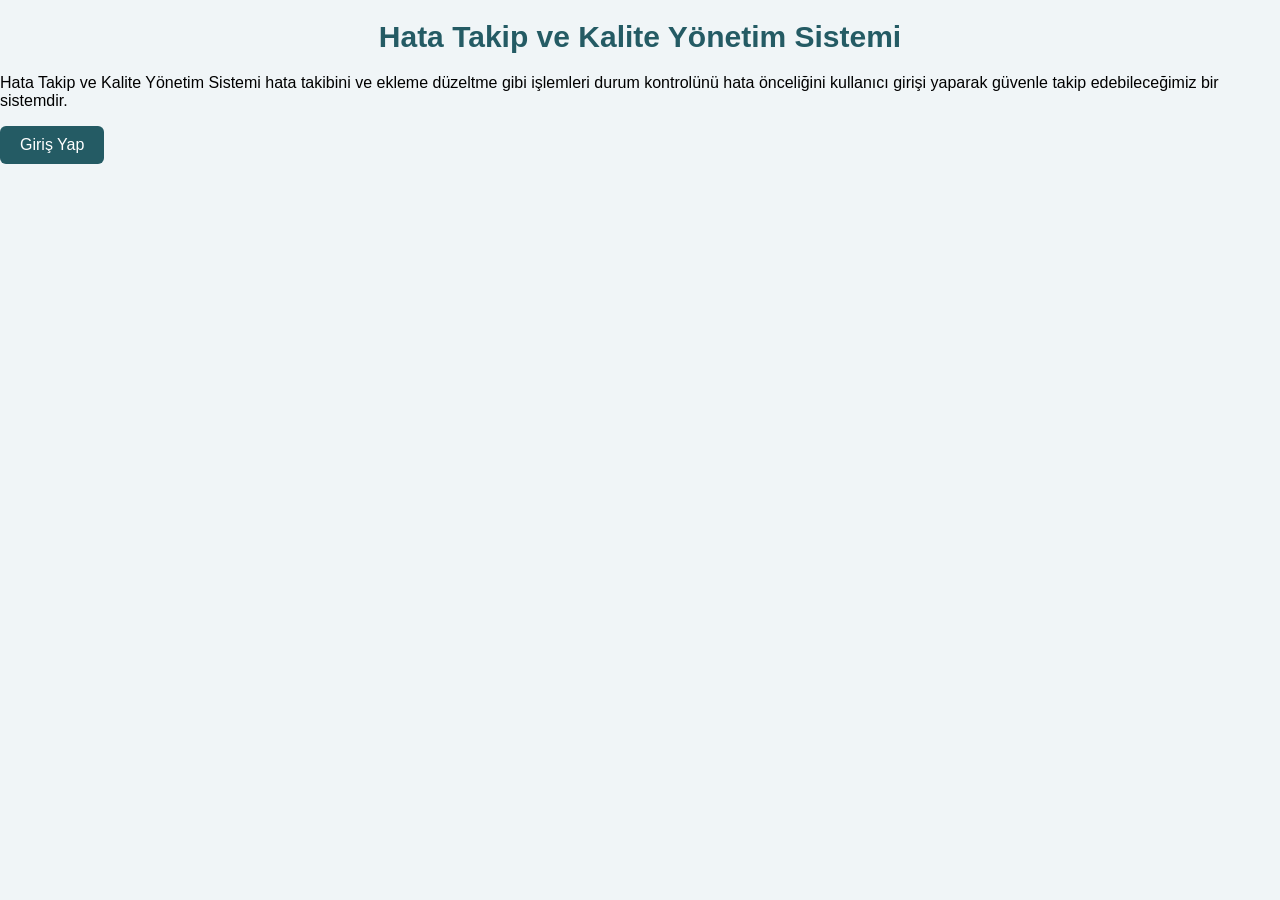
<file: index.html>
<!DOCTYPE html>
<html lang="tr">
    <head>
    <title>Hata Takip Sistemi</title> 
    <link rel="stylesheet" href="style.css">
    </head>
  
<body>
<h1> Hata Takip ve Kalite Yönetim Sistemi </h1>

<p>Hata Takip ve Kalite Yönetim Sistemi  hata takibini ve ekleme düzeltme gibi işlemleri durum 
    kontrolünü hata önceliğini kullanıcı girişi yaparak güvenle takip edebileceğimiz bir sistemdir. 
</p>
<a href="giris.html">Giriş Yap</a>
<script src="script.js"></script>

</body>    
</html>
</file>
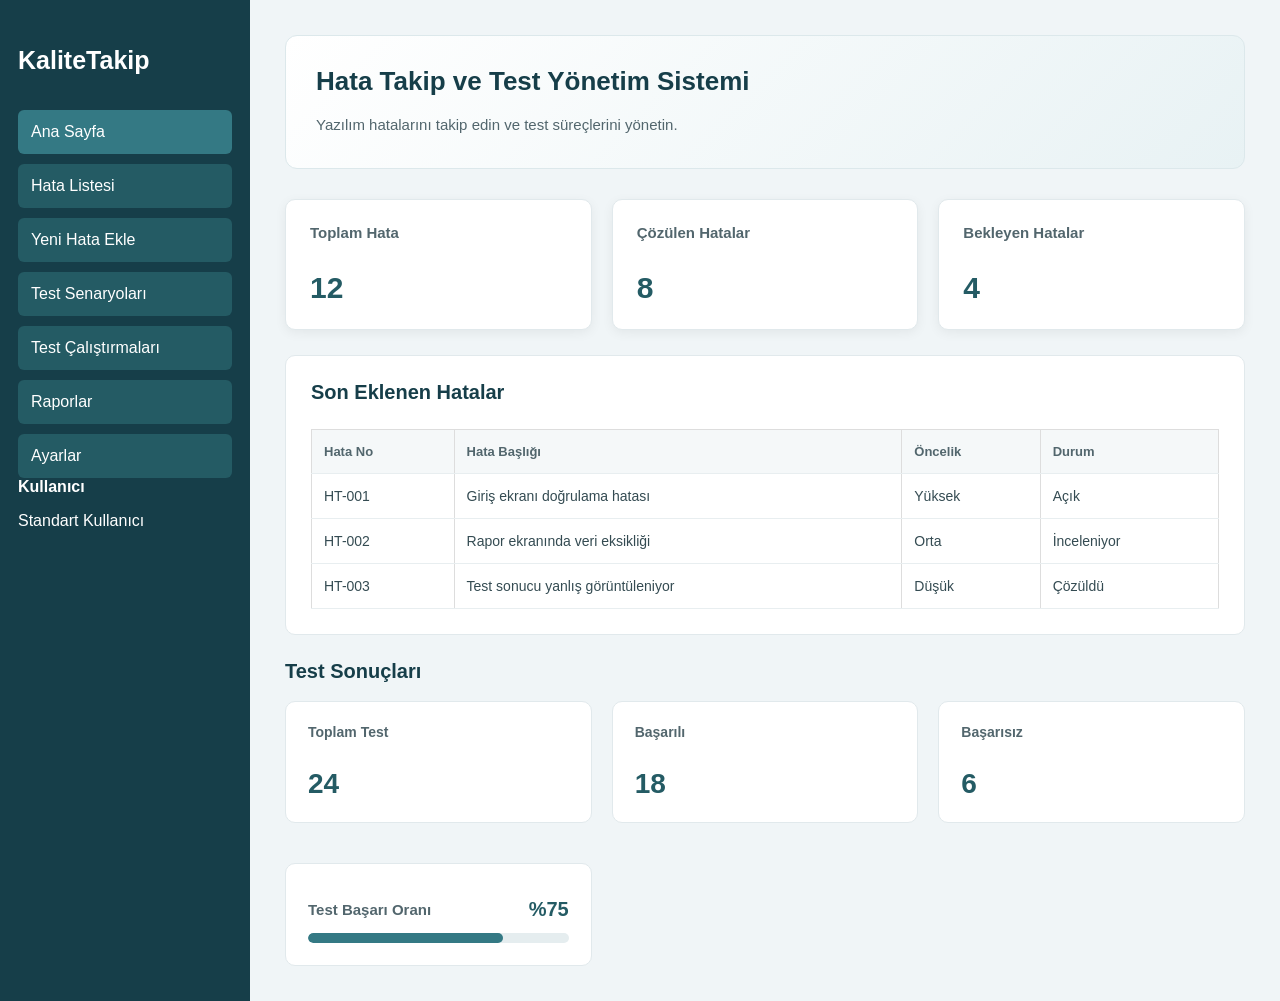
<file: ana-sayfa.html>
<!DOCTYPE html>
<html lang="tr">
<head>
    <meta charset="UTF-8">
    <title>KaliteTakip | Ana Sayfa</title>
    <link rel="stylesheet" href="style.css">
</head>
<body>

<div class="panel">

    <aside class="yan-menu">
        <h1>KaliteTakip</h1>

        <nav>
            <a href="ana-sayfa.html" class="aktif">Ana Sayfa</a>
            <a href="hata-listesi.html">Hata Listesi</a>
            <a href="#">Yeni Hata Ekle</a>
            <a href="#">Test Senaryoları</a>
            <a href="#">Test Çalıştırmaları</a>
            <a href="#">Raporlar</a>
            <a href="#">Ayarlar</a>
        </nav>

        <div class="kullanici-bilgisi">
            <strong>Kullanıcı</strong>
            <p>Standart Kullanıcı</p>
        </div>
    </aside>

    <div class="icerik-alani">
        <main>
            <section class="hosgeldin">
                <h2>Hata Takip ve Test Yönetim Sistemi</h2>
                <p>Yazılım hatalarını takip edin ve test süreçlerini yönetin.</p>
            </section>

            <section class="istatistikler">
                <div class="istatistik-karti">
                    <h3>Toplam Hata</h3>
                    <p id="toplamHata">0</p>
                </div>

                <div class="istatistik-karti">
                    <h3>Çözülen Hatalar</h3>
                    <p id="cozulenHata">0</p>
                </div>

                <div class="istatistik-karti">
                    <h3>Bekleyen Hatalar</h3>
                    <p id="bekleyenHata">0</p>
                </div>
            </section>
            <section class="hata-tablosu">
    <h2>Son Eklenen Hatalar</h2>

    <table>
        <thead>
            <tr>
                <th>Hata No</th>
                <th>Hata Başlığı</th>
                <th>Öncelik</th>
                <th>Durum</th>
            </tr>
        </thead>

        <tbody>
            <tr>
                <td>HT-001</td>
                <td>Giriş ekranı doğrulama hatası</td>
                <td>Yüksek</td>
                <td>Açık</td>
            </tr>

            <tr>
                <td>HT-002</td>
                <td>Rapor ekranında veri eksikliği</td>
                <td>Orta</td>
                <td>İnceleniyor</td>
            </tr>

            <tr>
                <td>HT-003</td>
                <td>Test sonucu yanlış görüntüleniyor</td>
                <td>Düşük</td>
                <td>Çözüldü</td>
            </tr>
        </tbody>
    </table>
</section>
<section class="test-sonuclari">
    <h2>Test Sonuçları</h2>

    <div class="test-kartlari">
        <div class="test-karti">
            <h3>Toplam Test</h3>
            <p>24</p>
        </div>

        <div class="test-karti">
            <h3>Başarılı</h3>
            <p>18</p>
        </div>

        <div class="test-karti">
            <h3>Başarısız</h3>
            <p>6</p>
        </div>
        <div class="test-basari">
    <div class="basari-baslik">
        <h3>Test Başarı Oranı</h3>
        <strong id="basariOrani">%75</strong>
    </div>

    <div class="basari-cizgisi">
        <div class="basari-doluluk"></div>
    </div>
</div>
    </div>
</section>
        </main>
    </div>

</div>
<script src="ana-sayfa.js"></script>
</body>
</html>
</file>
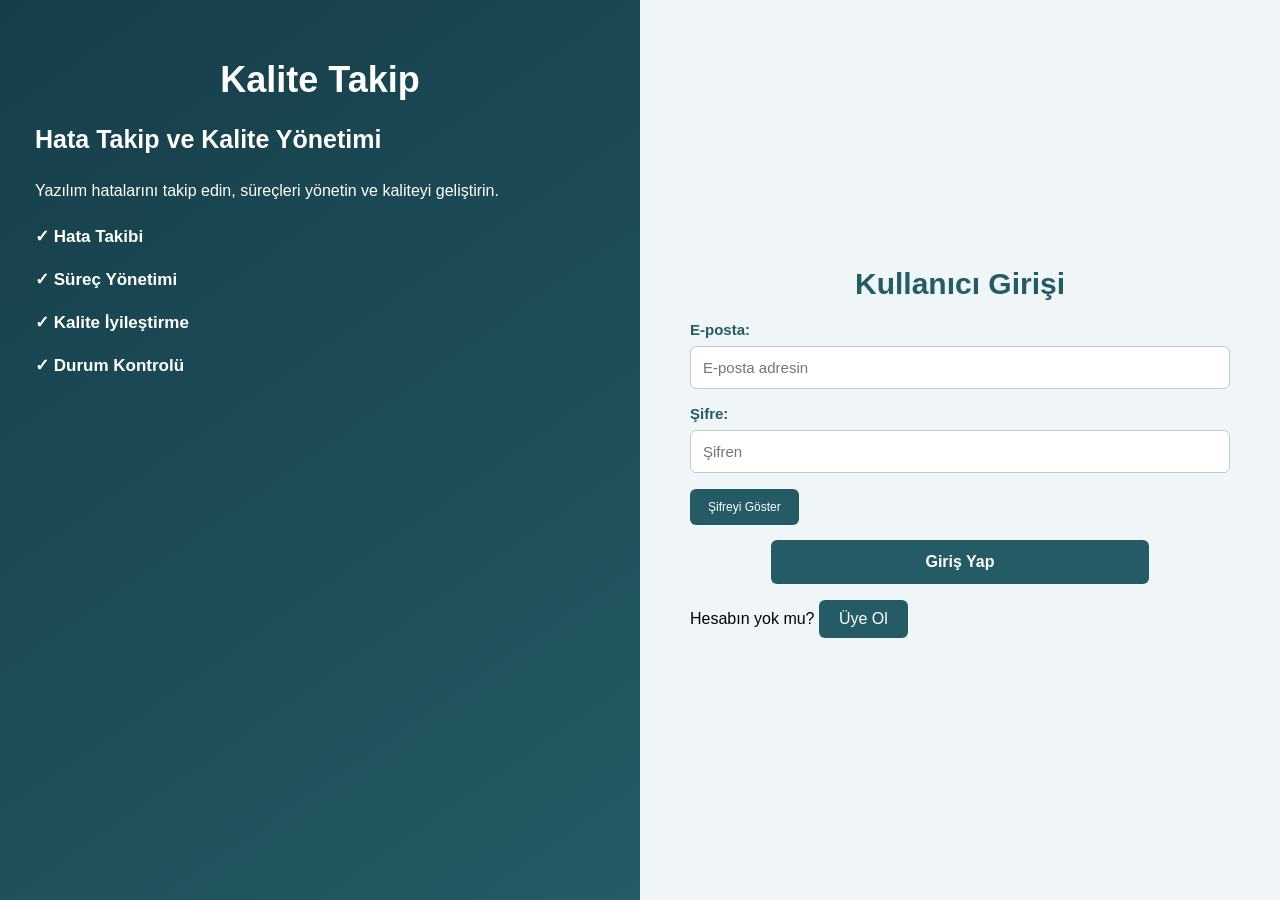
<file: giris.html>
<!DOCTYPE html>
<html lang="tr">
<head>
    <meta charset="UTF-8">
    <title>Kullanıcı Girişi</title>
    <link rel="stylesheet" href="style.css">
</head>
<body>
    

<div  class="giris-sayfasi">

<div class="tanitim-bolumu">
    <h1>Kalite Takip</h1>
    <h2>Hata Takip ve Kalite Yönetimi</h2>
    <p>Yazılım hatalarını takip edin, süreçleri yönetin ve kaliteyi geliştirin.</p>

    <h3>✓ Hata Takibi</h3>
    <h3>✓ Süreç Yönetimi</h3>
    <h3>✓ Kalite İyileştirme</h3>
    <h3>✓ Durum Kontrolü</h3>
</div>


    <div class="giris-karti">
        <h1>Kullanıcı Girişi</h1>

        <form>
            <div>
                <label for="email">E-posta:</label>
                <input type="email" id="email"
                       placeholder="E-posta adresin" required>
            </div>

            <div>
                <label for="sifre">Şifre:</label>
                <input type="password" id="sifre"
                       placeholder="Şifren" required>
                       <button type="button" id="sifreGoster">Şifreyi Göster</button>
            </div>

            <button type="submit">Giriş Yap</button>
            <p>Hesabın yok mu? <a href="uye-ol.html">Üye Ol</a></p>
        </form>
    </div>
</div>
 <script src="script.js"></script>
</body>
</html>
</file>
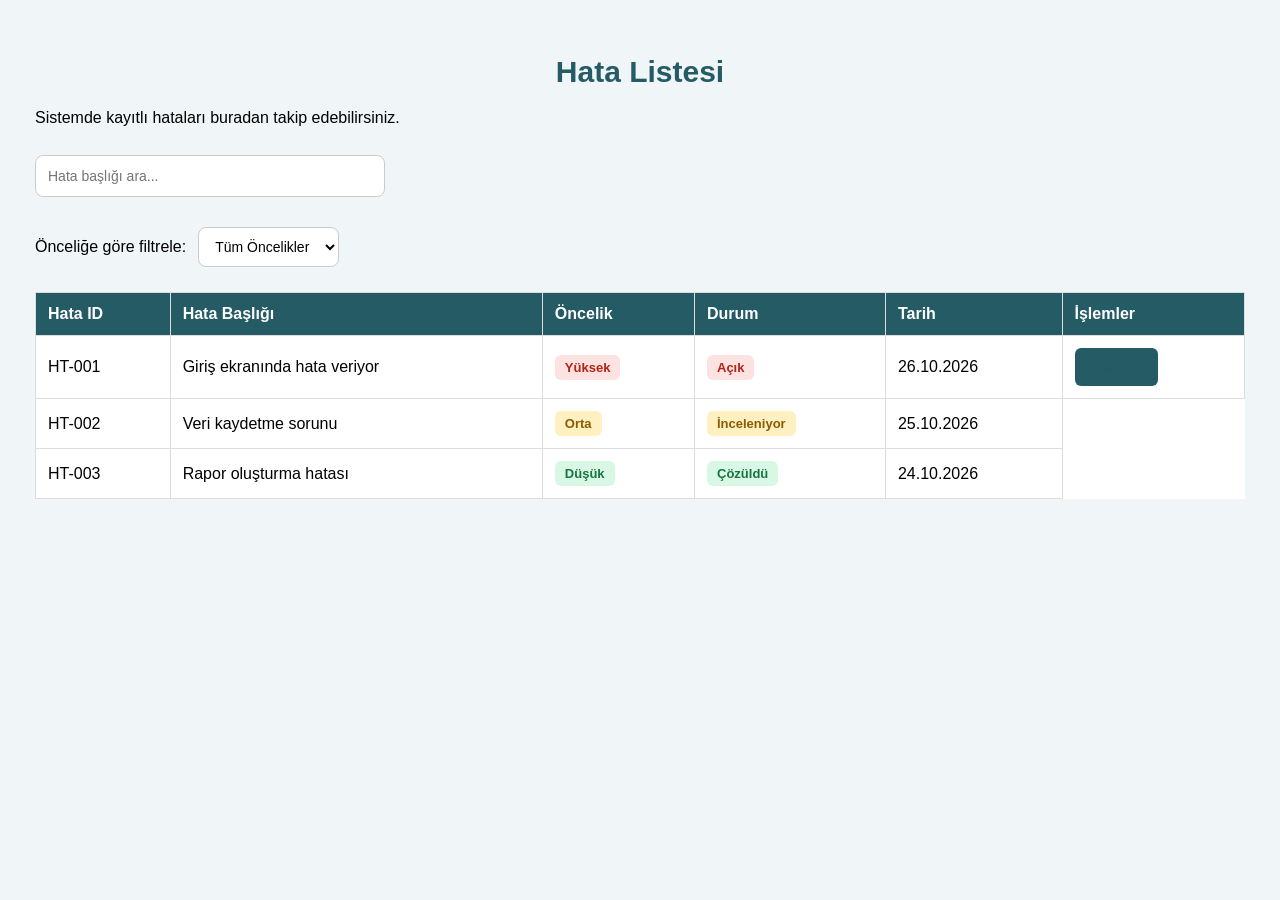
<file: hata-listesi.html>
<!DOCTYPE html>
<html lang="tr">
<head>
    <meta charset="UTF-8">
    <title>KaliteTakip | Hata Listesi</title>
    <link rel="stylesheet" href="style.css">
</head>
<body>
<main class="icerik-alani">
    <h1>Hata Listesi</h1>
   
<p>Sistemde kayıtlı hataları buradan takip edebilirsiniz.</p>

<div class="arama-alani">
    <input
        type="text"
        id="hataArama"
        placeholder="Hata başlığı ara..."
    >
</div>

<div class="filtre-alani">
    <label for="oncelikFiltresi">Önceliğe göre filtrele:</label>

    <select id="oncelikFiltresi">
        <option value="tum">Tüm Öncelikler</option>
        <option value="Yüksek">Yüksek</option>
        <option value="Orta">Orta</option>
        <option value="Düşük">Düşük</option>
    </select>
</div>

<p id="sonucMesaji" style="display: none;">
    Aradığınız kriterlere uygun hata bulunamadı.
</p>
    <table>
    <thead>
        <tr>
            <th>Hata ID</th>
            <th>Hata Başlığı</th>
            <th>Öncelik</th>
            <th>Durum</th>
            <th>Tarih</th>
            <th>İşlemler</th>
        </tr>
    </thead>
    <tbody>
<tr>
    <td>HT-001</td>
    <td>Giriş ekranında hata veriyor</td>
    <td><span class="oncelik yuksek">Yüksek</span></td>
    <td><span class="durum acik">Açık</span></td>
    <td>26.10.2026</td>
    <td>
    <a href="#" class="detay-baglantisi">Detay</a>
</td>
</tr>
<tr>
    <td>HT-002</td>
    <td>Veri kaydetme sorunu</td>
    <td><span class="oncelik orta">Orta</span></td>
<td><span class="durum inceleniyor">İnceleniyor</span></td>  
  <td>25.10.2026</td>
</tr>

<tr>
    <td>HT-003</td>
    <td>Rapor oluşturma hatası</td>
    <td><span class="oncelik dusuk">Düşük</span></td>
<td><span class="durum cozuldu">Çözüldü</span></td>    <td>24.10.2026</td>
</tr>
<script src="hata-listesi.js"></script>
    </tbody>
</table>

<div id="hataDetayi" class="hata-detayi" style="display: none;">
    <h2>Hata Detayları</h2>
    <p id="detayBaslik"></p>
    <p id="detayOncelik"></p>
    <p id="detayDurum"></p>
    <p id="detayTarih"></p>
</div>

    </tbody>
</table>
</main>
</body>
</html>
</file>
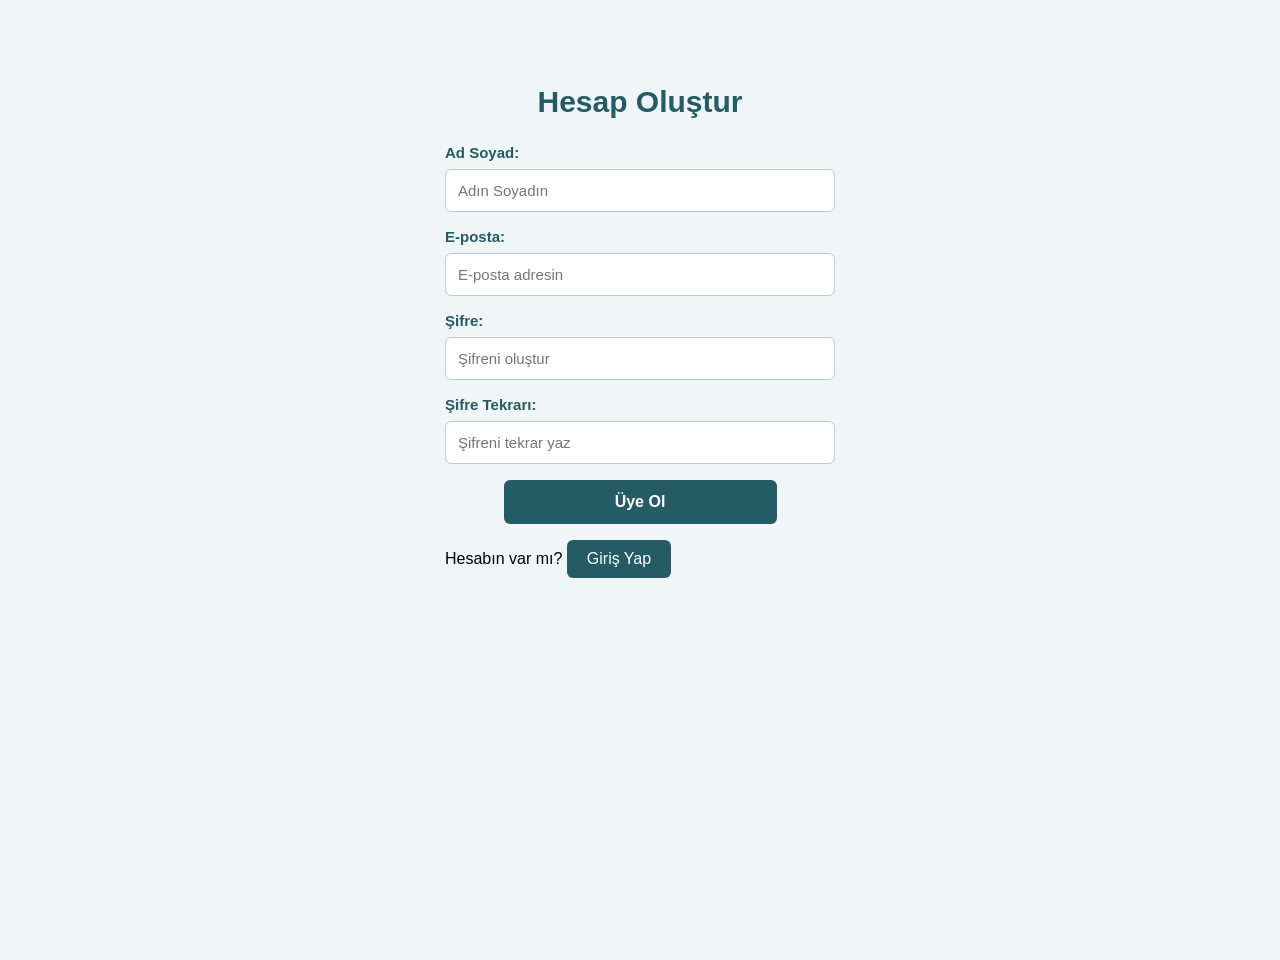
<file: uye-ol.html>
<!DOCTYPE html>
<html lang="tr">
<head>
    <meta charset="UTF-8">
    <title>Üye Ol | Kalite Takip</title>
    <link rel="stylesheet" href="style.css">
</head>
<body>

    <div class="giris-karti kayit-karti">   

    
        <h1>Hesap Oluştur</h1>

        <form>
            <div>
                <label for="adSoyad">Ad Soyad:</label>
                <input type="text" id="adSoyad"
                       placeholder="Adın Soyadın" required>
            </div>

            <div>
                <label for="email">E-posta:</label>
                <input type="email" id="email"
                       placeholder="E-posta adresin" required>
            </div>

            <div>
                <label for="sifre">Şifre:</label>
                <input type="password" id="sifre"
                       placeholder="Şifreni oluştur" required>
            </div>

            <div>
                <label for="sifreTekrar">Şifre Tekrarı:</label>
                <input type="password" id="sifreTekrar"
                       placeholder="Şifreni tekrar yaz" required>
            </div>

            <button type="submit">Üye Ol</button>

            <p>Hesabın var mı? <a href="giris.html">Giriş Yap</a></p>
        </form>
    </div>
<script src="uye-ol.js"></script>
</body>
</html>
</file>
<file: style.css>
body {
   
    margin: 0;
    background-color: #F0F5F7;
    font-family: Arial, sans-serif;

}

.giris-karti {

    background-color: #F0F5F7;
    width: 100%;
    min-height: 100vh;
    padding: 50px;
    border-radius: 0;
    box-shadow: none;
    display: flex;
    flex-direction: column;
    justify-content: center;

}

h1 {
    color: #245b64;
    font-size: 30px;
    text-align: center;
    .giris-karti h1 {
    font-size: 26px;
    margin-bottom: 25px;
}
}

input {
    width: 90%;
    padding: 10px;
    margin: 8px 0 15px;
    box-sizing: border-box;
}

label {
    display: block;
    text-align: left;
}

button {
    background-color: #245b64;
    color: white;
    padding: 10px 20px;
    border: none;
    border-radius: 6px;
    cursor: pointer;
}
a {
    display: inline-block;
    background-color: #245b64;
    color: white;
    padding: 10px 20px;
    border-radius: 6px;
    text-decoration: none;
    cursor: pointer;
}
#sifreGoster {
    margin-bottom: 15px;
    font-size: 12px;
}


.giris-karti input {
    width: 100%;
    padding: 12px;
    margin-top: 8px;
    margin-bottom: 16px;
    border: 1px solid #b8cdd1;
    border-radius: 6px;
    box-sizing: border-box;
    font-size: 15px;
    
}


.giris-karti button {
    padding: 11px 18px;
    border: none;
    border-radius: 6px;
    background-color: #245b64;
    color: white;
    cursor: pointer;
    font-size: 14px;
    text-align: center;
}


.giris-karti button:hover {
    background-color: #347984;
}


.giris-karti label {
    font-weight: bold;
    color: #245b64;
    font-size: 15px;
}
.giris-sayfasi {
    display: grid;
    grid-template-columns: 1fr 1fr;
    width: 100%;
    min-height: 100vh;
}

.tanitim-bolumu {
    width: 100%;
    padding: 35px;
    color: white;
    background: linear-gradient(145deg, #163e49, #245b64);
    border-radius: 12px;
    box-sizing: border-box;
    box-shadow: 0 10px 25px rgba(0, 0, 0, 0.15);
}


.tanitim-bolumu p {
    line-height: 1.7;
    font-size: 16px;
}

.giris-karti button[type="submit"] {
    width: 70%;
    padding: 13px;
    font-size: 16px;
    font-weight: bold;
    transition: 0.3s;
    display: block;
    margin: 0 auto;
}
.giris-karti button[type="submit"]:hover {
    background-color: #347984;
}
.tanitim-bolumu h1 {
    font-size: 36px;
    margin-bottom: 15px;
    color: white; 
}

.tanitim-bolumu h2 {
    font-size: 25px;
    line-height: 1.4;
    margin-bottom: 20px;
}
.tanitim-bolumu h3 {
    font-size: 17px;
    margin-top: 22px;
    margin-bottom: 10px;
}
@media (max-width: 800px) {
    .giris-sayfasi {
        flex-direction: column;
        gap: 25px;
    }

    .tanitim-bolumu,
    .giris-karti {
        width: 100%;
        max-width: 500px;
    }
}
.tanitim-bolumu,
.giris-karti {
    box-sizing: border-box;
    min-width: 0;
    border-radius: 0;
    box-shadow: none;
}


body:has(.kayit-karti) {
    min-height: 100vh;
    display: flex;
    justify-content: center;
    align-items: center;
    padding: 30px 15px;
    box-sizing: border-box;
}



.kayit-karti {
    display: block;
    width: 100%;
    max-width: 460px;
    margin: 0 auto;
    padding: 35px;
    box-sizing: border-box;
    text-align: left;
}

.kayit-karti input {
    width: 100%;
    padding: 12px;
    margin-top: 8px;
    margin-bottom: 16px;
    border: 1px solid #b8cdd1;
    border-radius: 6px;
    box-sizing: border-box;
    font-size: 15px;
}


.kayit-karti h1 {
    margin-bottom: 25px;
    text-align: center;
}

.panel {
    display: flex;
    min-height: 100vh;
}


.yan-menu {
    width: 250px;
    min-width: 250px;
    background-color: #163E49;
    color: white;
    padding: 25px 18px;
    box-sizing: border-box;
}


.yan-menu h1 {
    color: white;
    font-size: 25px;
    text-align: left;
    margin-bottom: 35px;
}


.yan-menu nav {
    display: flex;
    flex-direction: column;
    gap: 10px;
}

.yan-menu nav a {
    color: white;
    text-decoration: none;
    padding: 13px;
    border-radius: 6px;
}


.yan-menu nav a.aktif {
    background-color: #347984;
}


.icerik-alani {
    flex: 1;
    min-width: 0;
    padding: 35px;
    background-color: #F0F5F7;
}

.istatistikler {
    display: grid;
    grid-template-columns: repeat(3, 1fr);
    gap: 20px;
    margin-top: 30px;
}


.istatistik-karti {
    background-color: white;
    padding: 24px;
    border-radius: 10px;
    box-shadow: 0 3px 12px rgba(0, 0, 0, 0.06);
    border: 1px solid #e1e9ec;
}


.istatistik-karti h3 {
    color: #52666d;
    font-size: 15px;
    margin-top: 0;
}


.istatistik-karti p {
    color: #245b64;
    font-size: 30px;
    font-weight: bold;
    margin-bottom: 0;
}

.hosgeldin {
    background: linear-gradient(135deg, #ffffff, #e8f2f4);
    padding: 30px;
    border-radius: 12px;
    border: 1px solid #dce8eb;
    margin-bottom: 25px;
}


.hosgeldin h2 {
    color: #163E49;
    font-size: 26px;
    margin-top: 0;
    margin-bottom: 12px;
}


.hosgeldin p {
    color: #52666d;
    font-size: 15px;
    line-height: 1.7;
    margin-bottom: 0;
}
.hata-tablosu {
    background-color: white;
    padding: 25px;
    margin-top: 25px;
    border: 1px solid #e1e9ec;
    border-radius: 10px;
    overflow-x: auto;
}

.hata-tablosu h2 {
    color: #163E49;
    font-size: 20px;
    margin-top: 0;
    margin-bottom: 20px;
}

.hata-tablosu table {
    width: 100%;
    border-collapse: collapse;
    text-align: left;
}

.hata-tablosu th,
.hata-tablosu td {
    padding: 14px 12px;
    border-bottom: 1px solid #e8eef0;
}

.hata-tablosu th {
    color: #52666d;
    background-color: #f5f8f9;
    font-size: 13px;
}

.hata-tablosu td {
    color: #344b52;
    font-size: 14px;
}
.test-sonuclari {
    margin-top: 25px;
}

.test-sonuclari h2 {
    color: #163E49;
    font-size: 20px;
    margin-bottom: 18px;
}

.test-kartlari {
    display: grid;
    grid-template-columns: repeat(3, minmax(0, 1fr));
    gap: 20px;
}

.test-karti {
    background-color: white;
    padding: 22px;
    border: 1px solid #e1e9ec;
    border-radius: 10px;
}

.test-karti h3 {
    color: #52666d;
    font-size: 14px;
    margin-top: 0;
}

.test-karti p {
    color: #245b64;
    font-size: 28px;
    font-weight: bold;
    margin-bottom: 0;
}
.test-basari {
    background-color: white;
    padding: 22px;
    margin-top: 20px;
    border: 1px solid #e1e9ec;
    border-radius: 10px;
}

.basari-baslik {
    display: flex;
    justify-content: space-between;
    align-items: center;
}

.basari-baslik h3 {
    color: #52666d;
    font-size: 15px;
}

.basari-baslik strong {
    color: #245b64;
    font-size: 20px;
}

.basari-cizgisi {
    height: 10px;
    background-color: #e5edef;
    border-radius: 10px;
    overflow: hidden;
}

.basari-doluluk {
    width: 75%;
    height: 100%;
    background-color: #347984;
    border-radius: 10px;
}

table {
    width: 100%;
    border-collapse: collapse;
    margin-top: 25px;
    background-color: white;
}

th, td {
    border: 1px solid #ddd;
    padding: 12px;
    text-align: left;
}

th {
    background-color: #245b64;
    color: white;
}

.oncelik {
    display: inline-block;
    padding: 5px 10px;
    border-radius: 6px;
    font-size: 13px;
    font-weight: bold;
}

.yuksek {
    background-color: #fde2e2;
    color: #b42318;
}
.orta {
    background-color: #fff0c2;
    color: #8a5b00;
}

.dusuk {
    background-color: #d9f7e5;
    color: #167443;
}

.acik {
    background-color: #fde2e2;
    color: #b42318;
}

.inceleniyor {
    background-color:  #fff0c2;
    color:#8a5b00;
}

.cozuldu {
    background-color: #d9f7e5;
    color: #167443;
}
.durum {
    display: inline-block;
    padding: 5px 10px;
    border-radius: 6px;
    font-size: 13px;
    font-weight: bold;
}

.arama-alani {
    margin-top: 20px;
    margin-bottom: 15px;
}

.arama-alani input {
    width: 100%;
    max-width: 350px;
    padding: 12px;
    border: 1px solid #ccc;
    border-radius: 8px;
    font-size: 14px;
    box-sizing: border-box;
}

.arama-alani input:focus {
    outline: none;
    border-color: #245b64;
}

.filtre-alani {
    display: flex;
    align-items: center;
    gap: 12px;
    margin: 15px 0;
    flex-wrap: wrap;
}

.filtre-alani select {
    padding: 10px 12px;
    border: 1px solid #ccc;
    border-radius: 8px;
    background-color: white;
    font-size: 14px;
}
.detay-baglantisi {
    color: #245b64;
    text-decoration: none;
    font-weight: bold;
}

.detay-baglantisi:hover {
    text-decoration: underline;
}
</file>
